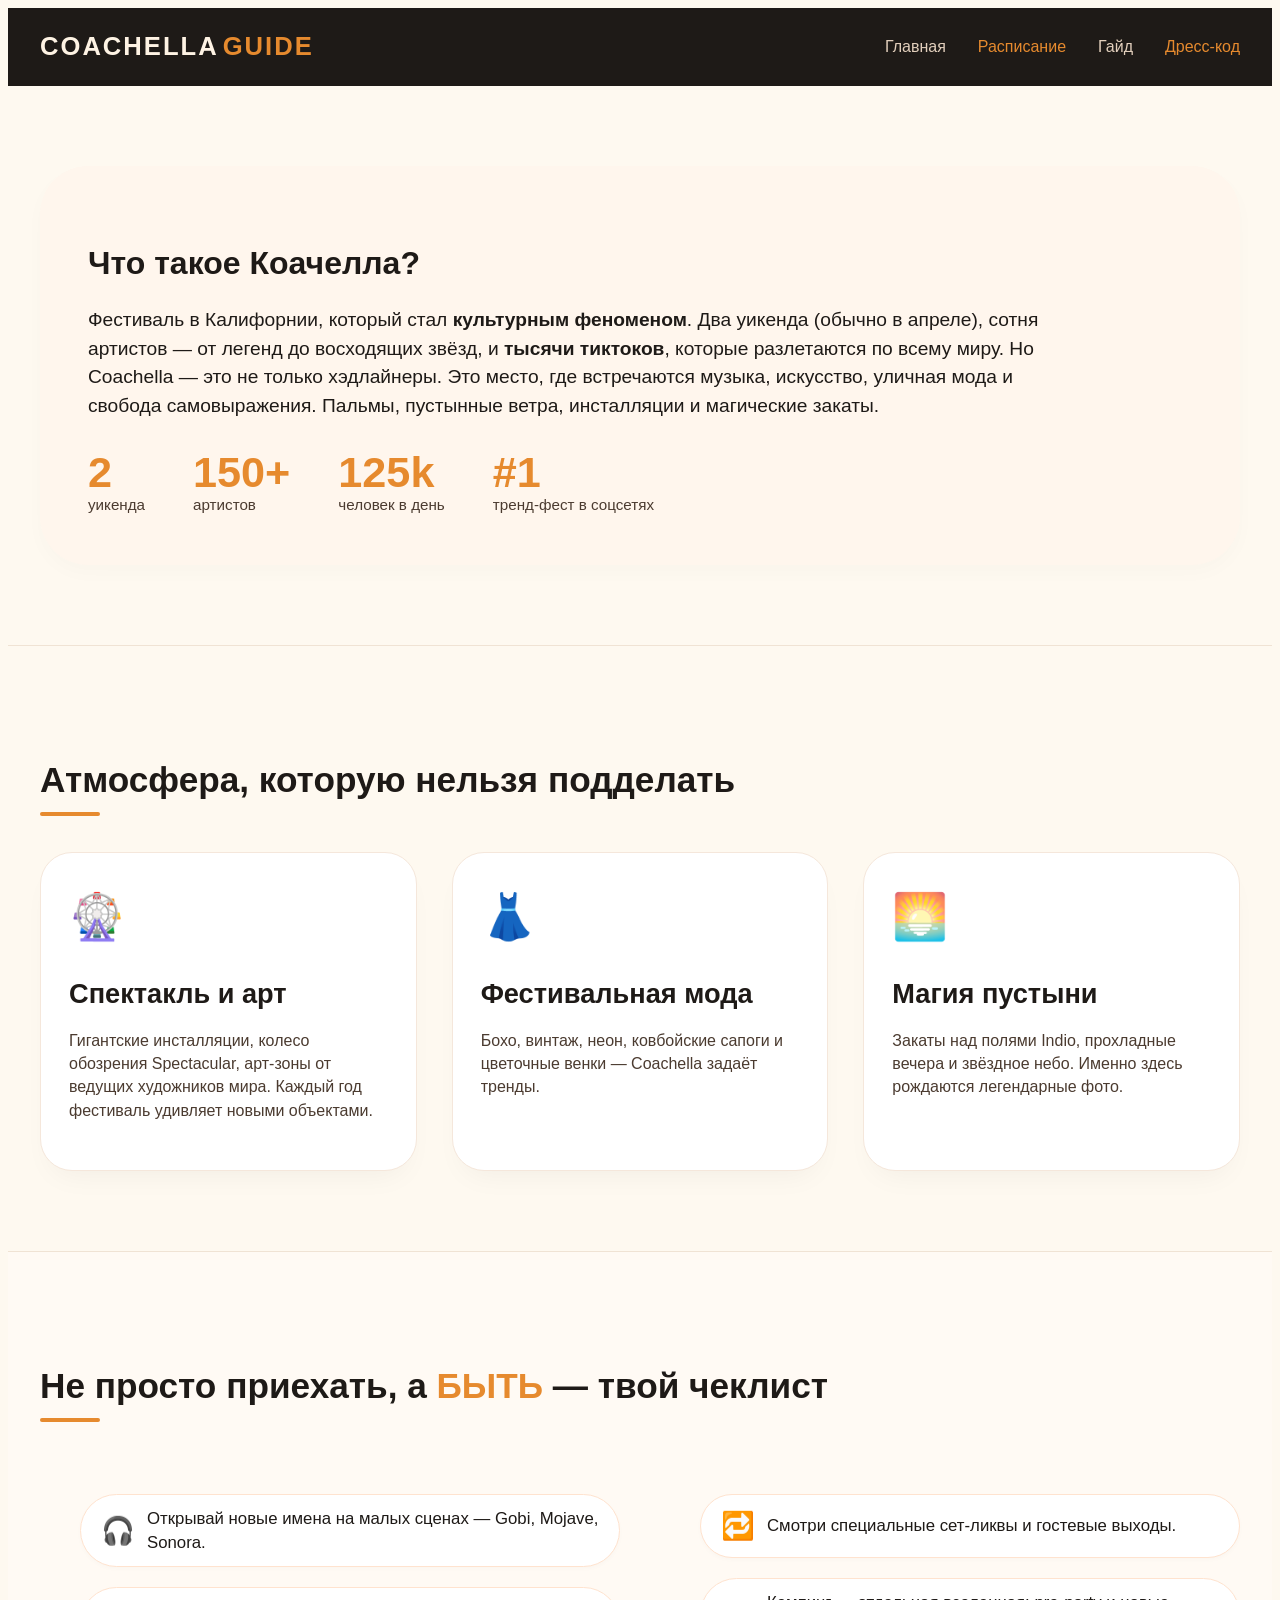
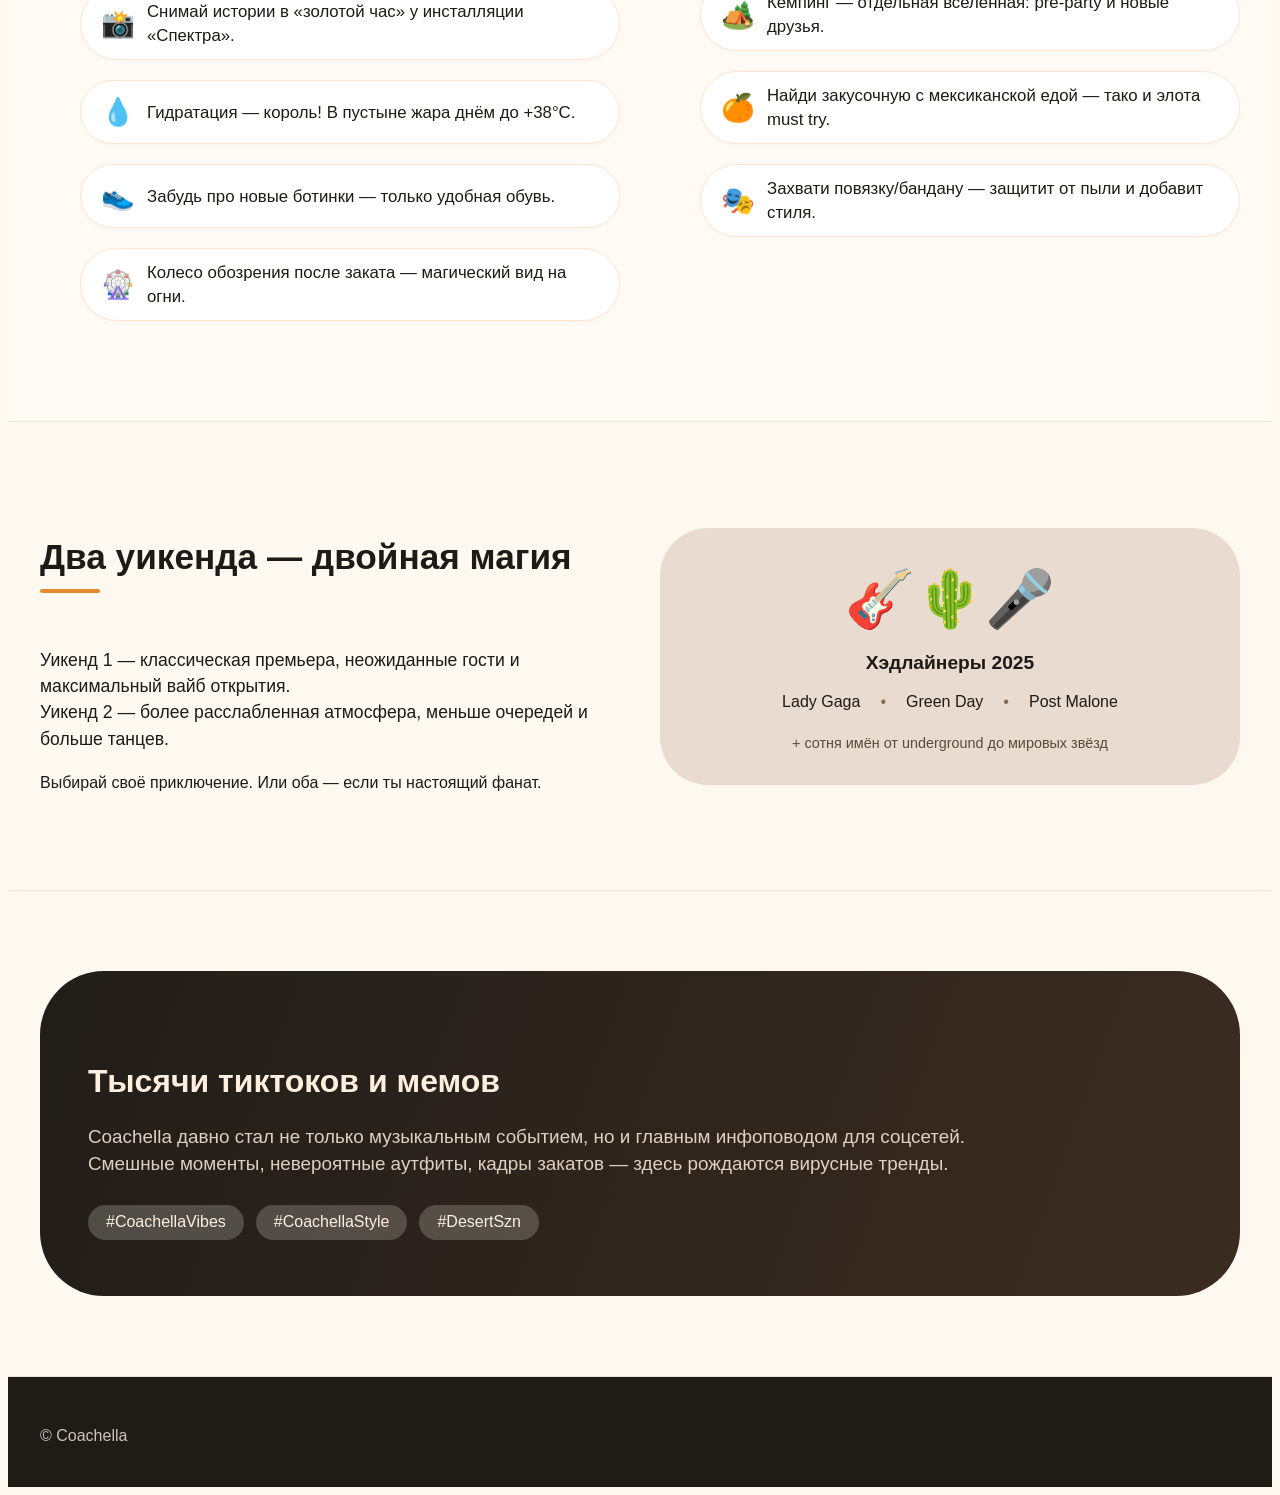
<file: index.html>
<!DOCTYPE html>
<html lang="ru">
<head>
    <meta charset="UTF-8">
    <meta name="viewport" content="width=device-width, initial-scale=1.0">
    <link rel="stylesheet" href="s.css">
    <title>Coachella</title>
</head>
<body>
    <header class="header">
        <div class="container header-container">
            <nav class="nav">
            <a href="index.html" class="logo">COACHELLA<span class="logo-accent">GUIDE</span></a>
            <div class="nav-links">
                <a href="index.html" class="nav-link">Главная</a>
                <a href="schedule.html" class="nav-link active">Расписание</a>
                <a href="guide.html" class="nav-link">Гайд</a>
                <a href="dresscode.html" class="nav-link active">Дресс-код</a>
            </div>
        </nav>
        </div>
    </header>
   <main>
     <section class="about-section">
        <div class="container">
            <div class="insight-block">
                <h2 class="about-title">Что такое Коачелла?</h2>
                <p class="about-description">
                    Фестиваль в Калифорнии, который стал <strong>культурным феноменом</strong>. 
                    Два уикенда (обычно в апреле), сотня артистов — от легенд до восходящих звёзд, 
                    и <strong>тысячи тиктоков</strong>, которые разлетаются по всему миру. 
                    Но Coachella — это не только хэдлайнеры. Это место, где встречаются музыка, искусство, 
                    уличная мода и свобода самовыражения. Пальмы, пустынные ветра, инсталляции и магические закаты.
                </p>
                <div class="stat-numbers">
                    <div class="stat-item">
                        <span class="stat-number">2</span>
                        <span class="stat-label">уикенда</span>
                    </div>
                    <div class="stat-item">
                        <span class="stat-number">150+</span>
                        <span class="stat-label">артистов</span>
                    </div>
                    <div class="stat-item">
                        <span class="stat-number">125k</span>
                        <span class="stat-label">человек в день</span>
                    </div>
                    <div class="stat-item">
                        <span class="stat-number">#1</span>
                        <span class="stat-label">тренд-фест в соцсетях</span>
                    </div>
                </div>
            </div>
        </div>
    </section>

    <section class="features-section">
        <div class="container">
            <h2 class="section-title">Атмосфера, которую нельзя подделать</h2>
            <div class="features-grid">
                <div class="feature-card">
                    <div class="feature-icon">🎡</div>
                    <h3>Спектакль и арт</h3>
                    <p>Гигантские инсталляции, колесо обозрения Spectacular, арт-зоны от ведущих художников мира. Каждый год фестиваль удивляет новыми объектами.</p>
                </div>
                <div class="feature-card">
                    <div class="feature-icon">👗</div>
                    <h3>Фестивальная мода</h3>
                    <p>Бохо, винтаж, неон, ковбойские сапоги и цветочные венки — Coachella задаёт тренды.</p>
                </div>
                <div class="feature-card">
                    <div class="feature-icon">🌅</div>
                    <h3>Магия пустыни</h3>
                    <p>Закаты над полями Indio, прохладные вечера и звёздное небо. Именно здесь рождаются легендарные фото.</p>
                </div>
            </div>
        </div>
    </section>

    <section class="checklist-section">
        <div class="container">
            <h2 class="section-title">Не просто приехать, а <span class="accent-text">БЫТЬ</span> — твой чеклист</h2>
            <div class="checklist-grid">
                <div class="checklist-column">
                    <ul class="must-list">
                        <li><span class="list-icon">🎧</span> Открывай новые имена на малых сценах — Gobi, Mojave, Sonora.</li>
                        <li><span class="list-icon">📸</span> Снимай истории в «золотой час» у инсталляции «Спектра».</li>
                        <li><span class="list-icon">💧</span> Гидратация — король! В пустыне жара днём до +38°C.</li>
                        <li><span class="list-icon">👟</span> Забудь про новые ботинки — только удобная обувь.</li>
                        <li><span class="list-icon">🎡</span> Колесо обозрения после заката — магический вид на огни.</li>
                    </ul>
                </div>
                <div class="checklist-column">
                    <ul class="must-list">
                        <li><span class="list-icon">🔁</span> Смотри специальные сет-ликвы и гостевые выходы.</li>
                        <li><span class="list-icon">🏕️</span> Кемпинг — отдельная вселенная: pre-party и новые друзья.</li>
                        <li><span class="list-icon">🍊</span> Найди закусочную с мексиканской едой — тако и элота must try.</li>
                        <li><span class="list-icon">🎭</span> Захвати повязку/бандану — защитит от пыли и добавит стиля.</li>
                    </ul>
                </div>
            </div>
        </div>
    </section>

    <section class="weekends-section">
        <div class="container">
            <div class="weekends-grid">
                <div class="weekends-content">
                    <h2 class="section-title">Два уикенда — двойная магия</h2>
                    <p class="weekends-description">
                        Уикенд 1 — классическая премьера, неожиданные гости и максимальный вайб открытия.<br>
                        Уикенд 2 — более расслабленная атмосфера, меньше очередей и больше танцев.
                    </p>
                    <p class="weekends-note">Выбирай своё приключение. Или оба — если ты настоящий фанат.</p>
                </div>
                <div class="headliner-card">
                    <div class="headliner-icon">🎸🌵🎤</div>
                    <div class="headliner-title">Хэдлайнеры 2025</div>
                    <div class="headliner-names">
                        <span>Lady Gaga</span>
                        <span class="separator">•</span>
                        <span>Green Day</span>
                        <span class="separator">•</span>
                        <span>Post Malone</span>
                    </div>
                    <div class="headliner-note">+ сотня имён от underground до мировых звёзд</div>
                </div>
            </div>
        </div>
    </section>

    <section class="social-section">
        <div class="container">
            <div class="vibe-block">
                <h3>Тысячи тиктоков и мемов</h3>
                <p>Coachella давно стал не только музыкальным событием, но и главным инфоповодом для соцсетей.  
                Смешные моменты, невероятные аутфиты, кадры закатов — здесь рождаются вирусные тренды.</p>
                <div class="hashtags">
                    <span class="hashtag">#CoachellaVibes</span>
                    <span class="hashtag">#CoachellaStyle</span>
                    <span class="hashtag">#DesertSzn</span>
                </div>
            </div>
        </div>
    </section>
    <footer class="footer">
    <div class="container">
        <div class="footer-content">
            <div>© Coachella</div>
        </div>
    </div>
</footer>
   </main>
</body>
</html>
</file>
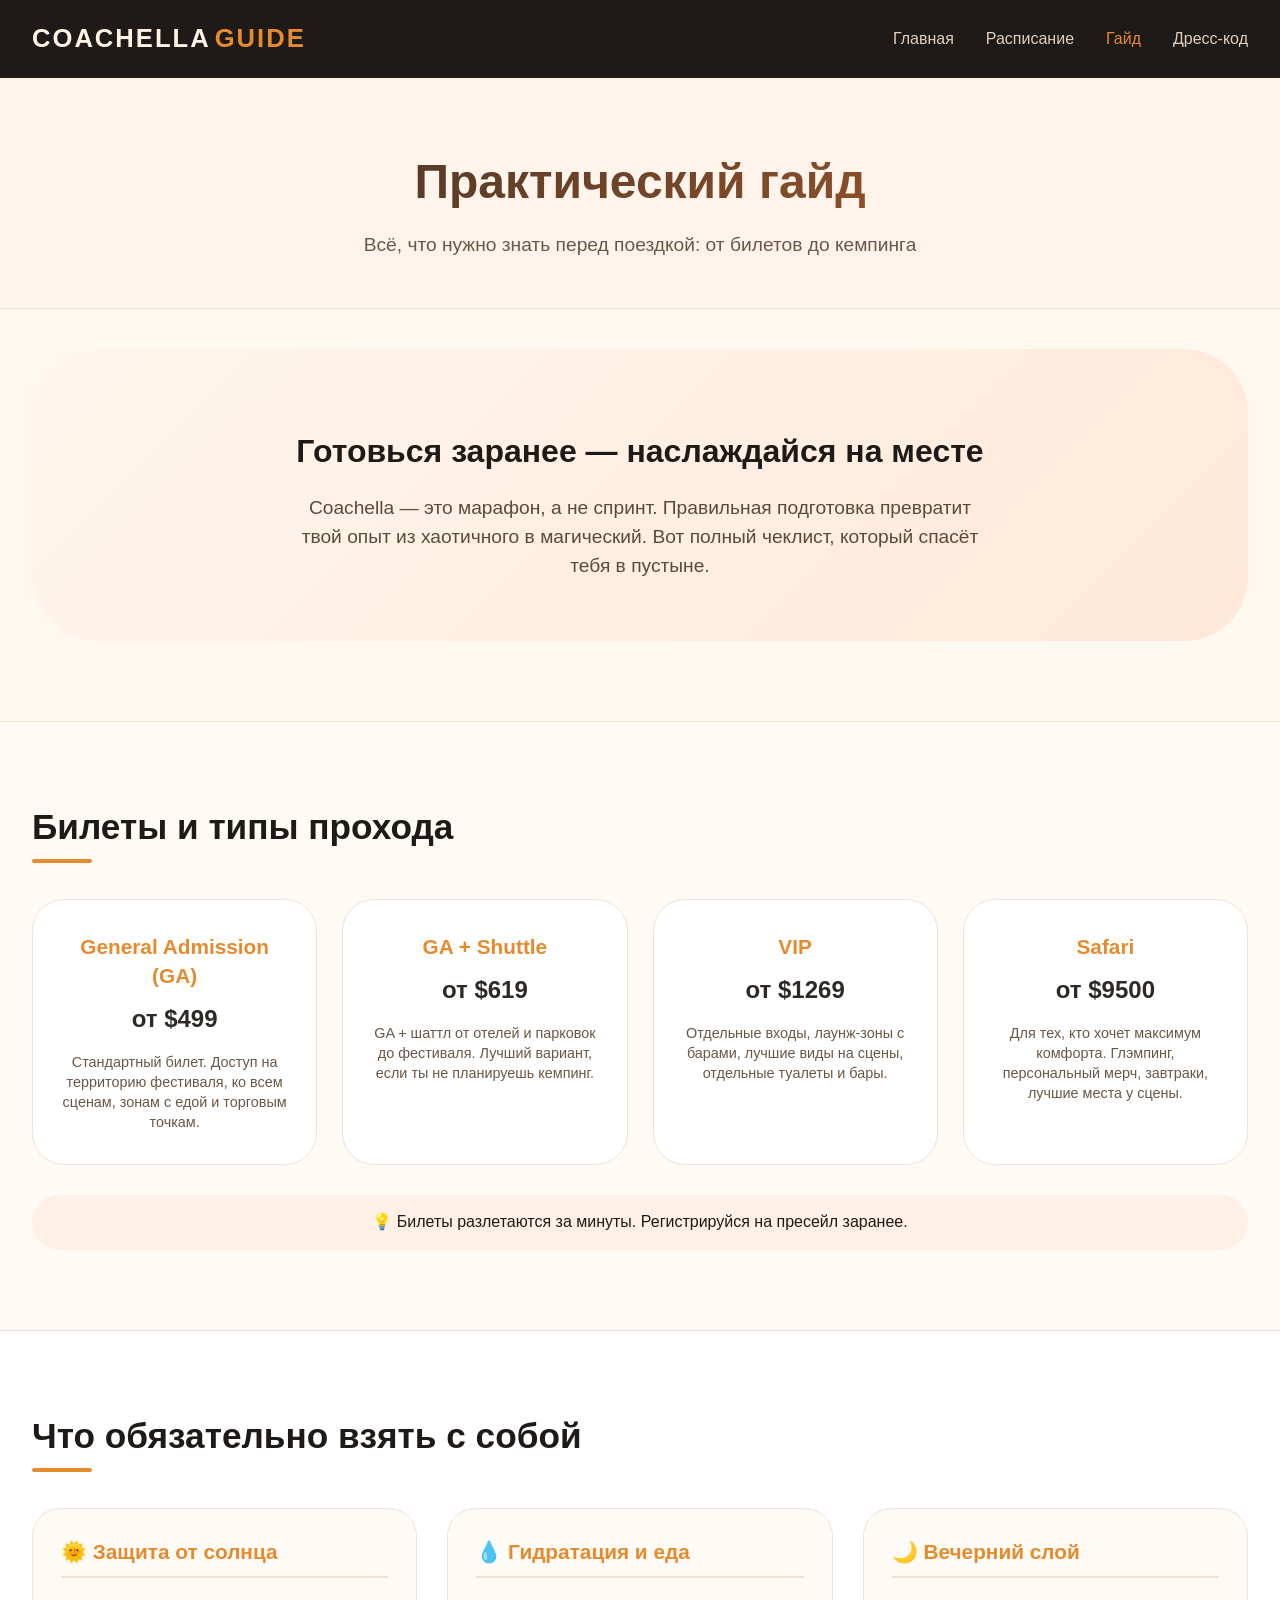
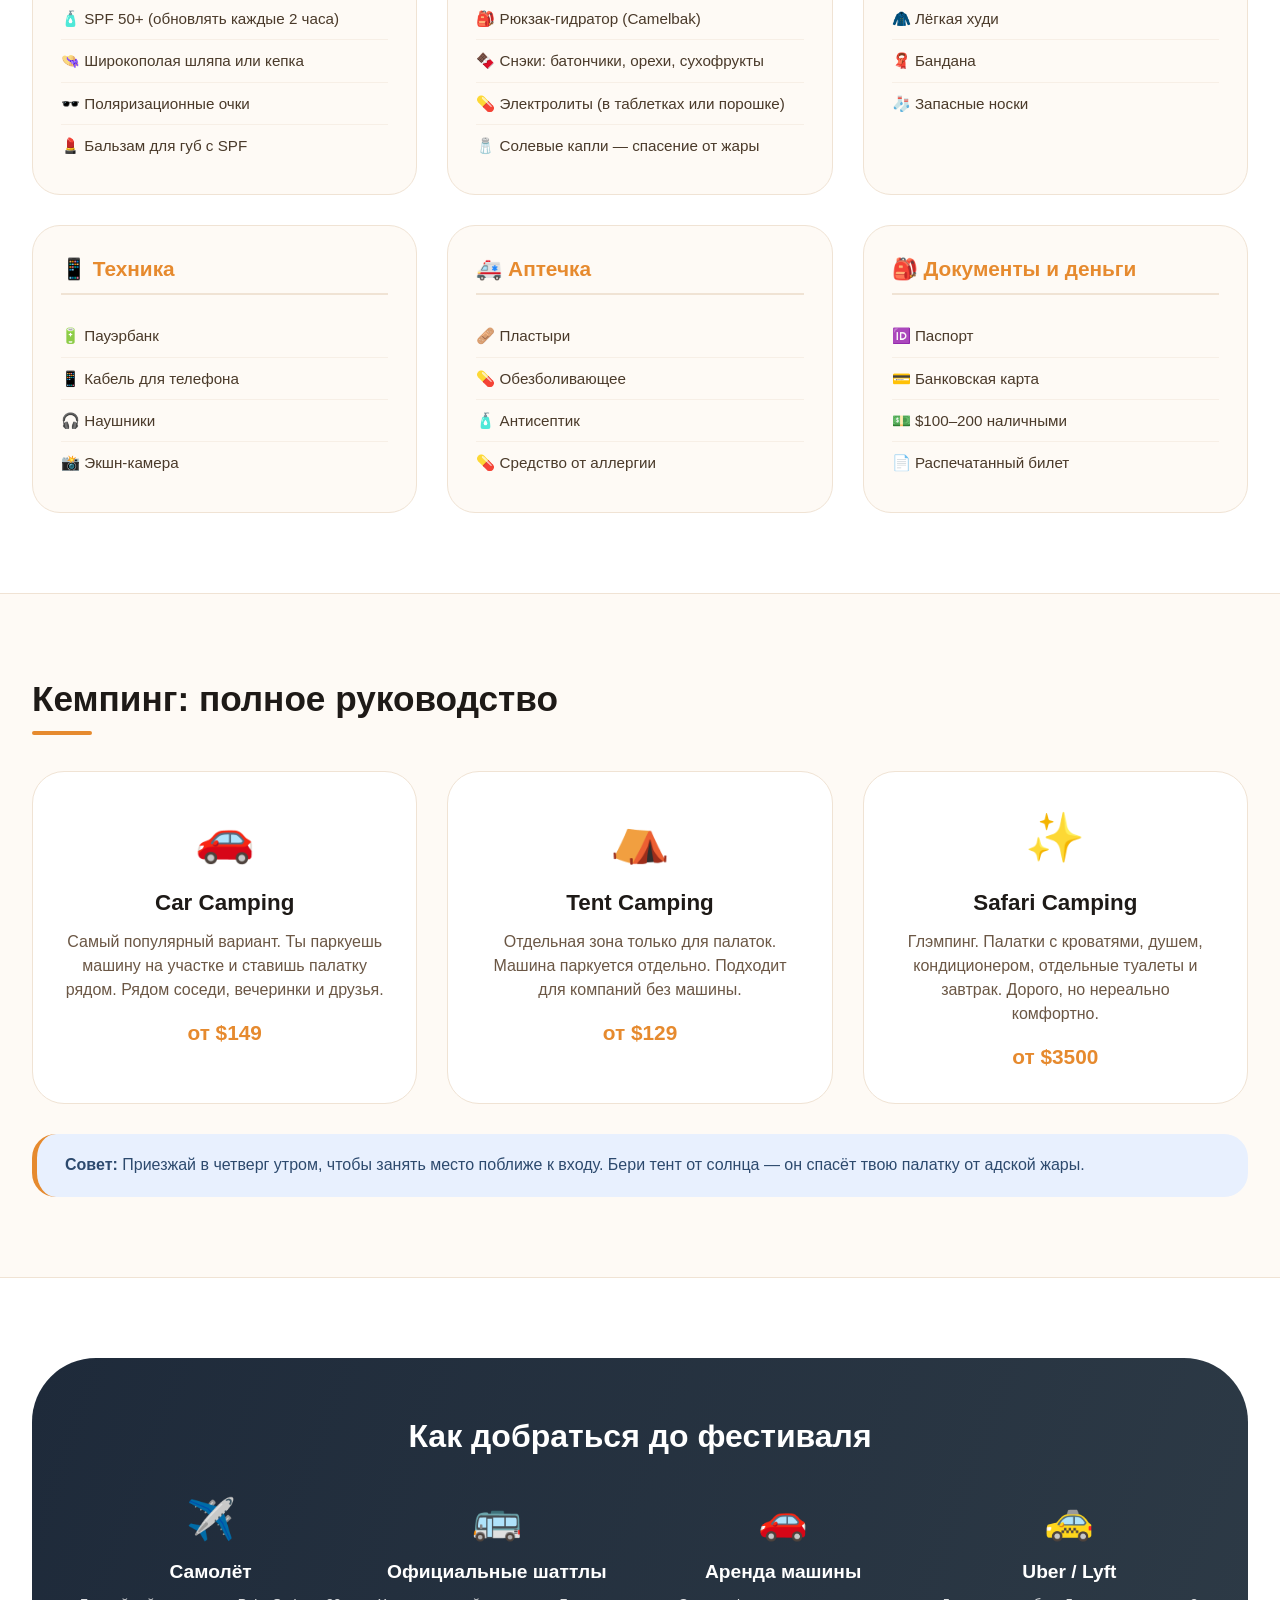
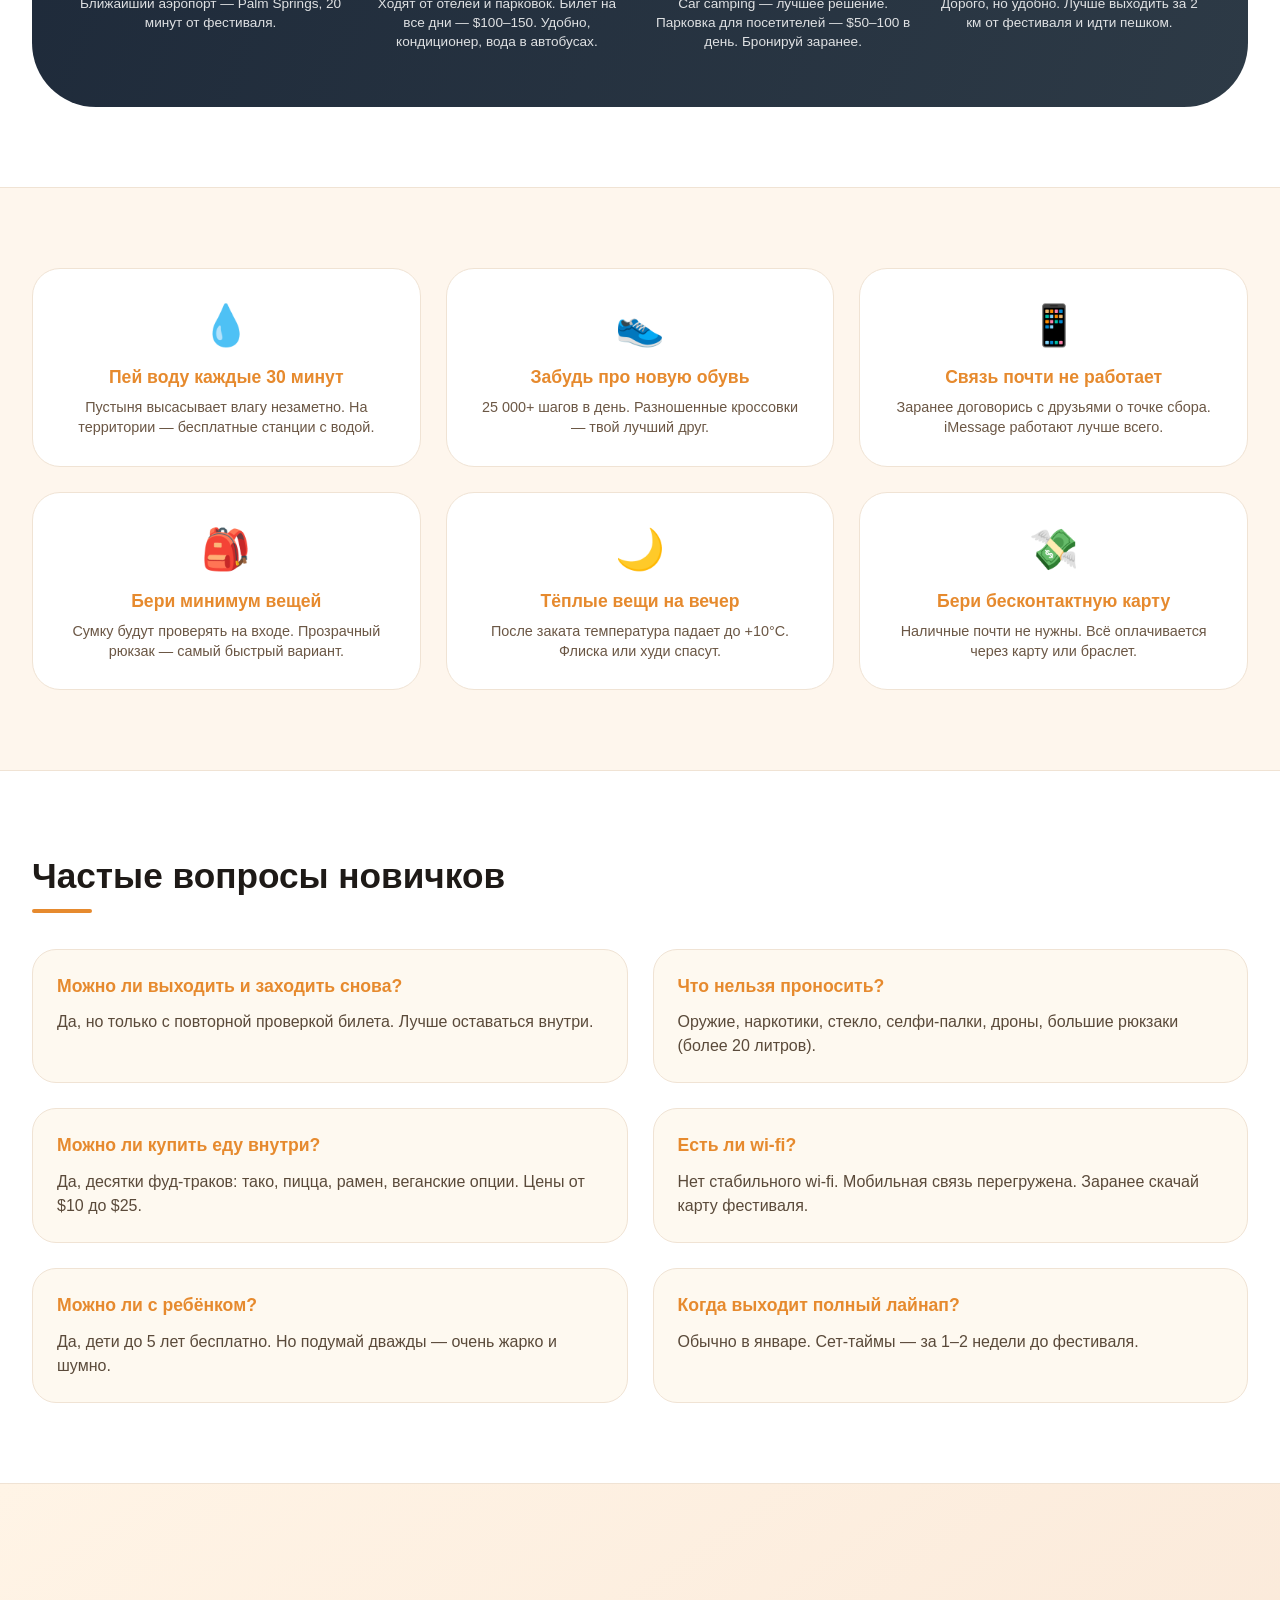
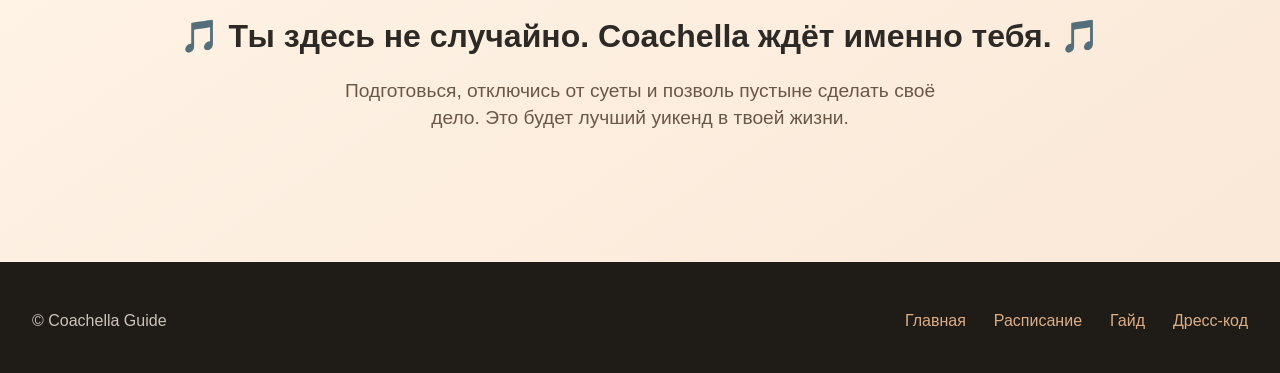
<file: guide.html>
<!DOCTYPE html>
<html lang="ru">
<head>
    <meta charset="UTF-8">
    <meta name="viewport" content="width=device-width, initial-scale=1.0">
    <title>Coachella Guide — Практический гайд</title>
    <link rel="stylesheet" href="guide.css">
</head>
<body>

<header class="header">
    <div class="container">
        <nav class="nav">
            <a href="index.html" class="logo">COACHELLA<span class="logo-accent">GUIDE</span></a>
            <div class="nav-links">
                <a href="index.html" class="nav-link">Главная</a>
                <a href="schedule.html" class="nav-link">Расписание</a>
                <a href="guide.html" class="nav-link active">Гайд</a>
                <a href="dresscode.html" class="nav-link">Дресс-код</a>
            </div>
        </nav>
    </div>
</header>

<main>
    <section class="page-hero">
        <div class="container">
            <h1 class="page-title">Практический гайд</h1>
            <p class="page-subtitle">Всё, что нужно знать перед поездкой: от билетов до кемпинга</p>
        </div>
    </section>

    <section class="guide-intro">
        <div class="container">
            <div class="guide-intro-block">
                <div class="guide-intro-icon"></div>
                <h2>Готовься заранее — наслаждайся на месте</h2>
                <p>Coachella — это марафон, а не спринт. Правильная подготовка превратит твой опыт из хаотичного в магический. Вот полный чеклист, который спасёт тебя в пустыне.</p>
            </div>
        </div>
    </section>

    <section class="tickets">
        <div class="container">
            <h2 class="section-title">Билеты и типы прохода</h2>
            <div class="tickets-grid">
                <div class="ticket-card">
                    <div class="ticket-type">General Admission (GA)</div>
                    <div class="ticket-price">от $499</div>
                    <p>Стандартный билет. Доступ на территорию фестиваля, ко всем сценам, зонам с едой и торговым точкам.</p>
                </div>
                <div class="ticket-card">
                    <div class="ticket-type">GA + Shuttle</div>
                    <div class="ticket-price">от $619</div>
                    <p>GA + шаттл от отелей и парковок до фестиваля. Лучший вариант, если ты не планируешь кемпинг.</p>
                </div>
                <div class="ticket-card">
                    <div class="ticket-type">VIP</div>
                    <div class="ticket-price">от $1269</div>
                    <p>Отдельные входы, лаунж-зоны с барами, лучшие виды на сцены, отдельные туалеты и бары.</p>
                </div>
                <div class="ticket-card">
                    <div class="ticket-type">Safari</div>
                    <div class="ticket-price">от $9500</div>
                    <p>Для тех, кто хочет максимум комфорта. Глэмпинг, персональный мерч, завтраки, лучшие места у сцены.</p>
                </div>
            </div>
            <div class="ticket-note">
                💡 Билеты разлетаются за минуты. Регистрируйся на пресейл заранее.
            </div>
        </div>
    </section>

    <section class="packing-guide">
        <div class="container">
            <h2 class="section-title">Что обязательно взять с собой</h2>
            <div class="packing-grid">
                <div class="packing-category">
                    <div class="packing-category-title">🌞 Защита от солнца</div>
                    <ul>
                        <li>🧴 SPF 50+ (обновлять каждые 2 часа)</li>
                        <li>👒 Широкополая шляпа или кепка</li>
                        <li>🕶️ Поляризационные очки</li>
                        <li>💄 Бальзам для губ с SPF</li>
                    </ul>
                </div>
                <div class="packing-category">
                    <div class="packing-category-title">💧 Гидратация и еда</div>
                    <ul>
                        <li>🎒 Рюкзак-гидратор (Camelbak)</li>
                        <li>🍫 Снэки: батончики, орехи, сухофрукты</li>
                        <li>💊 Электролиты (в таблетках или порошке)</li>
                        <li>🧂 Солевые капли — спасение от жары</li>
                    </ul>
                </div>
                <div class="packing-category">
                    <div class="packing-category-title">🌙 Вечерний слой</div>
                    <ul>
                        <li>🧥 Лёгкая худи</li>
                        <li>🧣 Бандана</li>
                        <li>🧦 Запасные носки</li>
                    </ul>
                </div>
                <div class="packing-category">
                    <div class="packing-category-title">📱 Техника</div>
                    <ul>
                        <li>🔋 Пауэрбанк</li>
                        <li>📱 Кабель для телефона</li>
                        <li>🎧 Наушники</li>
                        <li>📸 Экшн-камера</li>
                    </ul>
                </div>
                <div class="packing-category">
                    <div class="packing-category-title">🚑 Аптечка</div>
                    <ul>
                        <li>🩹 Пластыри</li>
                        <li>💊 Обезболивающее</li>
                        <li>🧴 Антисептик</li>
                        <li>💊 Средство от аллергии</li>
                    </ul>
                </div>
                <div class="packing-category">
                    <div class="packing-category-title">🎒 Документы и деньги</div>
                    <ul>
                        <li>🆔 Паспорт</li>
                        <li>💳 Банковская карта</li>
                        <li>💵 $100–200 наличными</li>
                        <li>📄 Распечатанный билет</li>
                    </ul>
                </div>
            </div>
        </div>
    </section>

    <section class="camping-guide">
        <div class="container">
            <h2 class="section-title">Кемпинг: полное руководство</h2>
            <div class="camping-grid">
                <div class="camping-card">
                    <div class="camping-icon">🚗</div>
                    <div class="camping-title">Car Camping</div>
                    <p>Самый популярный вариант. Ты паркуешь машину на участке и ставишь палатку рядом. Рядом соседи, вечеринки и друзья.</p>
                    <div class="camping-price">от $149</div>
                </div>
                <div class="camping-card">
                    <div class="camping-icon">⛺</div>
                    <div class="camping-title">Tent Camping</div>
                    <p>Отдельная зона только для палаток. Машина паркуется отдельно. Подходит для компаний без машины.</p>
                    <div class="camping-price">от $129</div>
                </div>
                <div class="camping-card">
                    <div class="camping-icon">✨</div>
                    <div class="camping-title">Safari Camping</div>
                    <p>Глэмпинг. Палатки с кроватями, душем, кондиционером, отдельные туалеты и завтрак. Дорого, но нереально комфортно.</p>
                    <div class="camping-price">от $3500</div>
                </div>
            </div>
            <div class="camping-tip">
                <strong>Совет:</strong> Приезжай в четверг утром, чтобы занять место поближе к входу. Бери тент от солнца — он спасёт твою палатку от адской жары.
            </div>
        </div>
    </section>

    <section class="transport">
        <div class="container">
            <div class="transport-block">
                <h2>Как добраться до фестиваля</h2>
                <div class="transport-grid">
                    <div class="transport-item">
                        <div class="transport-icon">✈️</div>
                        <h3>Самолёт</h3>
                        <p>Ближайший аэропорт — Palm Springs, 20 минут от фестиваля.</p>
                    </div>
                    <div class="transport-item">
                        <div class="transport-icon">🚌</div>
                        <h3>Официальные шаттлы</h3>
                        <p>Ходят от отелей и парковок. Билет на все дни — $100–150. Удобно, кондиционер, вода в автобусах.</p>
                    </div>
                    <div class="transport-item">
                        <div class="transport-icon">🚗</div>
                        <h3>Аренда машины</h3>
                        <p>Car camping — лучшее решение. Парковка для посетителей — $50–100 в день. Бронируй заранее.</p>
                    </div>
                    <div class="transport-item">
                        <div class="transport-icon">🚕</div>
                        <h3>Uber / Lyft</h3>
                        <p>Дорого, но удобно. Лучше выходить за 2 км от фестиваля и идти пешком.</p>
                    </div>
                </div>
            </div>
        </div>
    </section>

    <section class="survival-tips">
        <div class="container">
            <div class="tips-grid">
                <div class="tip-card">
                    <div class="tip-emoji">💧</div>
                    <div class="tip-title">Пей воду каждые 30 минут</div>
                    <p>Пустыня высасывает влагу незаметно. На территории — бесплатные станции с водой.</p>
                </div>
                <div class="tip-card">
                    <div class="tip-emoji">👟</div>
                    <div class="tip-title">Забудь про новую обувь</div>
                    <p>25 000+ шагов в день. Разношенные кроссовки — твой лучший друг.</p>
                </div>
                <div class="tip-card">
                    <div class="tip-emoji">📱</div>
                    <div class="tip-title">Связь почти не работает</div>
                    <p>Заранее договорись с друзьями о точке сбора. iMessage работают лучше всего.</p>
                </div>
                <div class="tip-card">
                    <div class="tip-emoji">🎒</div>
                    <div class="tip-title">Бери минимум вещей</div>
                    <p>Сумку будут проверять на входе. Прозрачный рюкзак — самый быстрый вариант.</p>
                </div>
                <div class="tip-card">
                    <div class="tip-emoji">🌙</div>
                    <div class="tip-title">Тёплые вещи на вечер</div>
                    <p>После заката температура падает до +10°C. Флиска или худи спасут.</p>
                </div>
                <div class="tip-card">
                    <div class="tip-emoji">💸</div>
                    <div class="tip-title">Бери бесконтактную карту</div>
                    <p>Наличные почти не нужны. Всё оплачивается через карту или браслет.</p>
                </div>
            </div>
        </div>
    </section>

    <section class="faq-guide">
        <div class="container">
            <h2 class="section-title">Частые вопросы новичков</h2>
            <div class="faq-grid">
                <div class="faq-item">
                    <div class="faq-q">Можно ли выходить и заходить снова?</div>
                    <div class="faq-a">Да, но только с повторной проверкой билета. Лучше оставаться внутри.</div>
                </div>
                <div class="faq-item">
                    <div class="faq-q">Что нельзя проносить?</div>
                    <div class="faq-a">Оружие, наркотики, стекло, селфи-палки, дроны, большие рюкзаки (более 20 литров).</div>
                </div>
                <div class="faq-item">
                    <div class="faq-q">Можно ли купить еду внутри?</div>
                    <div class="faq-a">Да, десятки фуд-траков: тако, пицца, рамен, веганские опции. Цены от $10 до $25.</div>
                </div>
                <div class="faq-item">
                    <div class="faq-q">Есть ли wi-fi?</div>
                    <div class="faq-a">Нет стабильного wi-fi. Мобильная связь перегружена. Заранее скачай карту фестиваля.</div>
                </div>
                <div class="faq-item">
                    <div class="faq-q">Можно ли с ребёнком?</div>
                    <div class="faq-a">Да, дети до 5 лет бесплатно. Но подумай дважды — очень жарко и шумно.</div>
                </div>
                <div class="faq-item">
                    <div class="faq-q">Когда выходит полный лайнап?</div>
                    <div class="faq-a">Обычно в январе. Сет-таймы — за 1–2 недели до фестиваля.</div>
                </div>
            </div>
        </div>
    </section>

    <section class="final-motivation">
        <div class="container">
            <div class="motivation-block">
                <div class="motivation-quote">🎵 Ты здесь не случайно. Coachella ждёт именно тебя. 🎵</div>
                <div class="motivation-text">Подготовься, отключись от суеты и позволь пустыне сделать своё дело. Это будет лучший уикенд в твоей жизни.</div>
            </div>
        </div>
    </section>
</main>

<footer class="footer">
    <div class="container">
        <div class="footer-content">
            <div>© Coachella Guide</div>
            <div class="footer-links">
                <a href="index.html">Главная</a>
                <a href="schedule.html">Расписание</a>
                <a href="guide.html">Гайд</a>
                <a href="dresscode.html">Дресс-код</a>
            </div>
        </div>
    </div>
</footer>

</body>
</html>
</file>
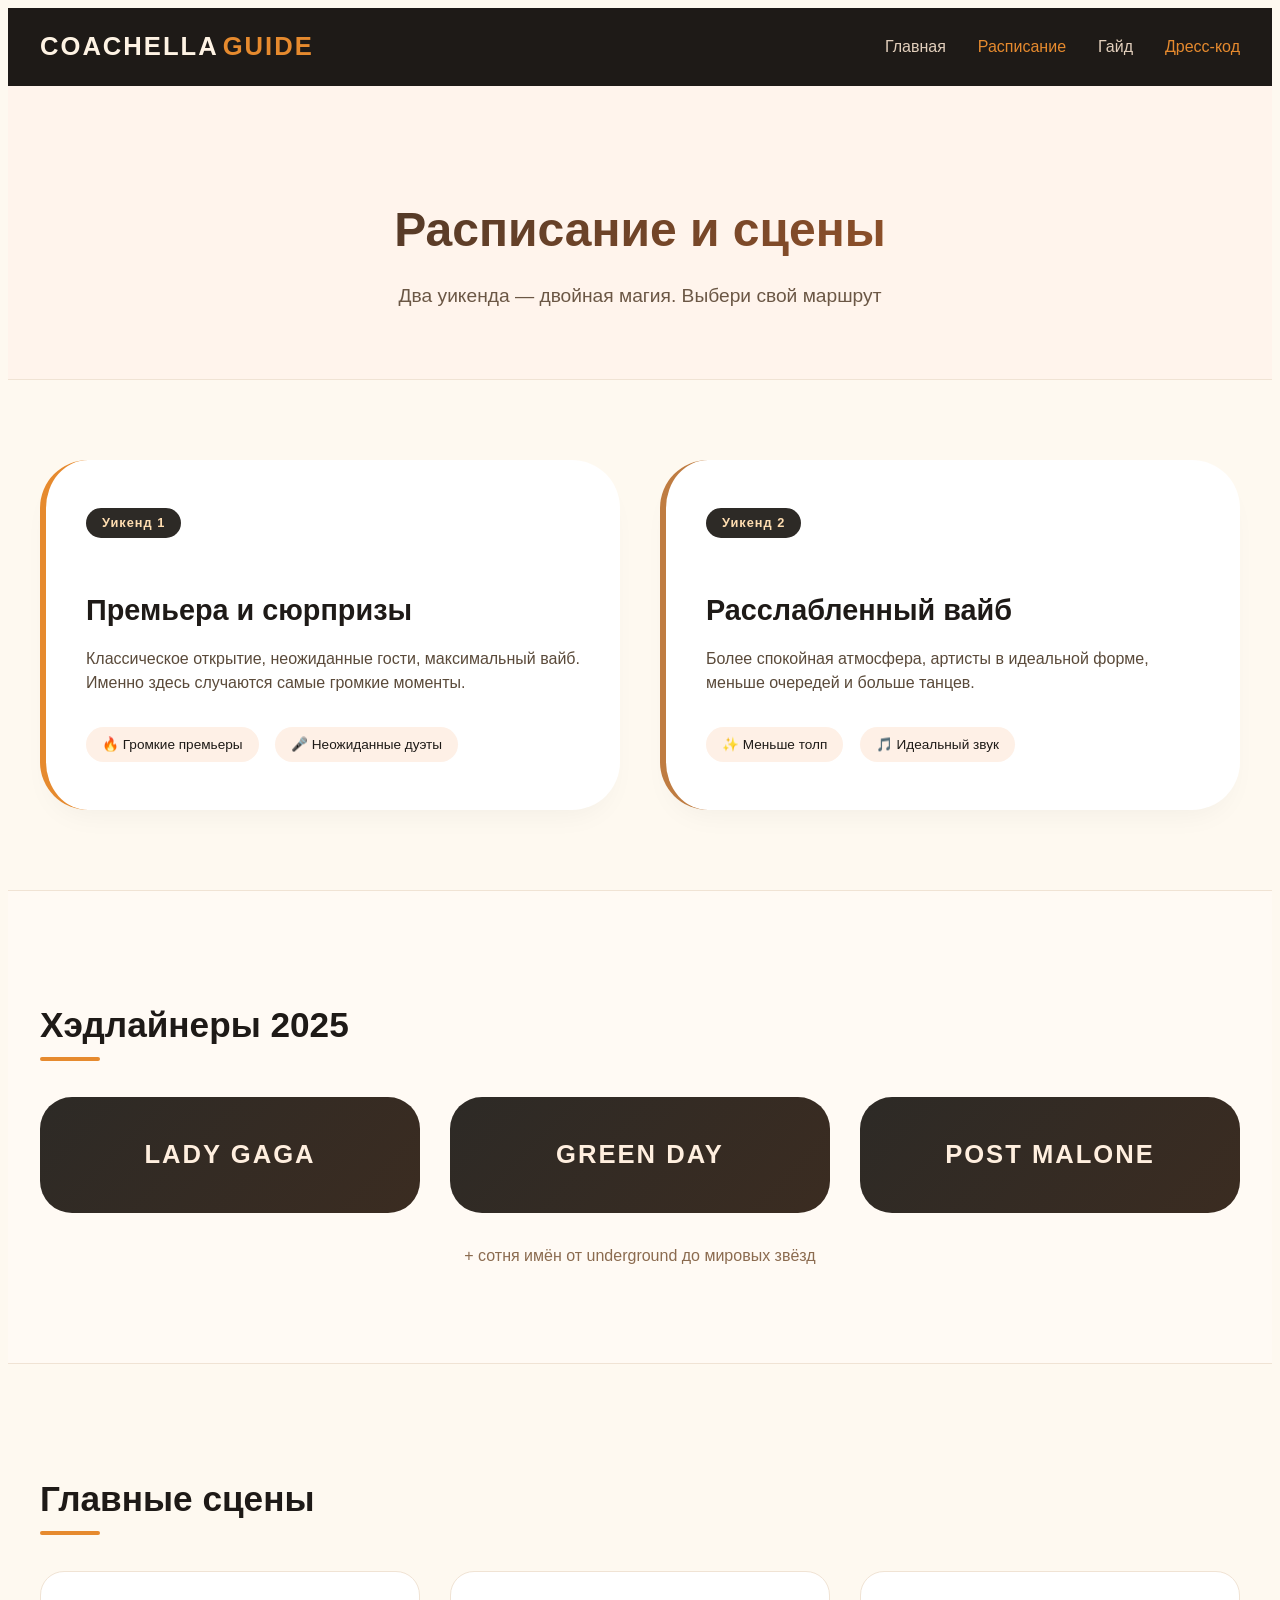
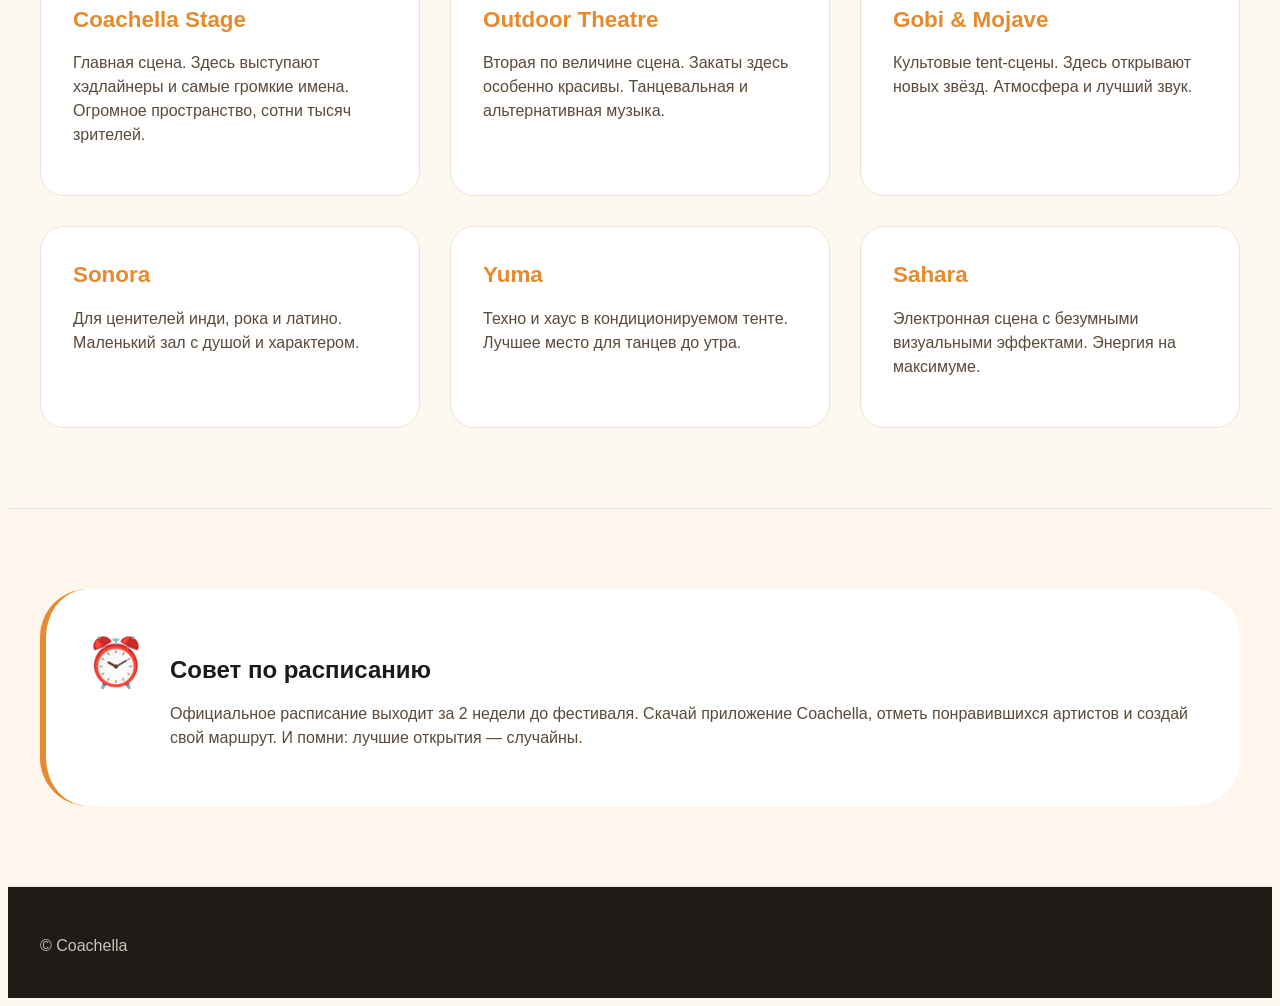
<file: schedule.html>
<!DOCTYPE html>
<html lang="ru">
<head>
    <meta charset="UTF-8">
    <meta name="viewport" content="width=device-width, initial-scale=1.0">
    <title>Coachella — Расписание</title>
    <link rel="stylesheet" href="schedule.css">
</head>
<body>

<header class="header">
    <div class="container">
        <nav class="nav">
            <a href="index.html" class="logo">COACHELLA<span class="logo-accent">GUIDE</span></a>
            <div class="nav-links">
                <a href="index.html" class="nav-link">Главная</a>
                <a href="schedule.html" class="nav-link active">Расписание</a>
                <a href="guide.html" class="nav-link">Гайд</a>
                <a href="dresscode.html" class="nav-link active">Дресс-код</a>
            </div>
        </nav>
    </div>
</header>

<main>
    <section class="page-hero">
        <div class="container">
            <h1 class="page-title">Расписание и сцены</h1>
            <p class="page-subtitle">Два уикенда — двойная магия. Выбери свой маршрут</p>
        </div>
    </section>

    <section class="weekends">
        <div class="container">
            <div class="weekends-grid">
                <div class="weekend-card weekend-1">
                    <div class="weekend-number">Уикенд 1</div>
                    <h3>Премьера и сюрпризы</h3>
                    <p>Классическое открытие, неожиданные гости, максимальный вайб. Именно здесь случаются самые громкие моменты.</p>
                    <div class="weekend-feature">🔥 Громкие премьеры</div>
                    <div class="weekend-feature">🎤 Неожиданные дуэты</div>
                </div>
                <div class="weekend-card weekend-2">
                    <div class="weekend-number">Уикенд 2</div>
                    <h3>Расслабленный вайб</h3>
                    <p>Более спокойная атмосфера, артисты в идеальной форме, меньше очередей и больше танцев.</p>
                    <div class="weekend-feature">✨ Меньше толп</div>
                    <div class="weekend-feature">🎵 Идеальный звук</div>
                </div>
            </div>
        </div>
    </section>

    <section class="headliners">
        <div class="container">
            <h2 class="section-title">Хэдлайнеры 2025</h2>
            <div class="headliners-grid">
                <div class="headliner-card">LADY GAGA</div>
                <div class="headliner-card">GREEN DAY</div>
                <div class="headliner-card">POST MALONE</div>
            </div>
            <p class="headliners-note">+ сотня имён от underground до мировых звёзд</p>
        </div>
    </section>

    <section class="stages">
        <div class="container">
            <h2 class="section-title">Главные сцены</h2>
            <div class="stages-grid">
                <div class="stage-card">
                    <div class="stage-name">Coachella Stage</div>
                    <p>Главная сцена. Здесь выступают хэдлайнеры и самые громкие имена. Огромное пространство, сотни тысяч зрителей.</p>
                </div>
                <div class="stage-card">
                    <div class="stage-name">Outdoor Theatre</div>
                    <p>Вторая по величине сцена. Закаты здесь особенно красивы. Танцевальная и альтернативная музыка.</p>
                </div>
                <div class="stage-card">
                    <div class="stage-name">Gobi & Mojave</div>
                    <p>Культовые tent-сцены. Здесь открывают новых звёзд. Атмосфера и лучший звук.</p>
                </div>
                <div class="stage-card">
                    <div class="stage-name">Sonora</div>
                    <p>Для ценителей инди, рока и латино. Маленький зал с душой и характером.</p>
                </div>
                <div class="stage-card">
                    <div class="stage-name">Yuma</div>
                    <p>Техно и хаус в кондиционируемом тентe. Лучшее место для танцев до утра.</p>
                </div>
                <div class="stage-card">
                    <div class="stage-name">Sahara</div>
                    <p>Электронная сцена с безумными визуальными эффектами. Энергия на максимуме.</p>
                </div>
            </div>
        </div>
    </section>

    <section class="schedule-tip">
        <div class="container">
            <div class="tip-block">
                <div class="tip-icon">⏰</div>
                <div class="tip-content">
                    <h3>Совет по расписанию</h3>
                    <p>Официальное расписание выходит за 2 недели до фестиваля. Скачай приложение Coachella, отметь понравившихся артистов и создай свой маршрут. И помни: лучшие открытия — случайны.</p>
                </div>
            </div>
        </div>
    </section>
</main>

<footer class="footer">
    <div class="container">
        <div class="footer-content">
            <div>© Coachella</div>
        </div>
    </div>
</footer>

</body>
</html>
</file>
<file: s.css>
html {
    scroll-behavior: smooth;
}
body {
    background-color: #fef9f0;
    font-family: 'Inter', sans-serif;
    color: #1e1a17;
    line-height: 1.4;
}

.container {
    max-width: 1280px;
    margin: 0 auto;
    padding: 0 32px;
}

.header {
    background: #1e1a17;
    padding: 20px 0;
}

.header-container {
    display: flex;
    justify-content: space-between;
    align-items: center;
    flex-wrap: wrap;
    gap: 20px;
}

.nav {
    display: flex;
    justify-content: space-between;
    align-items: center;
    flex: 1;
    gap: 40px;
}

.logo {
    font-size: 1.6rem;
    font-weight: 800;
    letter-spacing: 2px;
    text-decoration: none;
    color: #fef3e4;
}

.logo-accent {
    color: #e68a2e;
    margin-left: 4px;
}

.nav-links {
    display: flex;
    gap: 32px;
}

.nav-link {
    text-decoration: none;
    color: #e2cfbc;
    font-weight: 500;
    transition: color 0.2s;
    padding: 8px 0;
}

.nav-link:hover,
.nav-link.active {
    color: #e68a2e;
}

section {
    padding: 80px 0;
    border-bottom: 1px solid #f0e3d4;
}

.section-title {
    font-size: 2.2rem;
    font-weight: 700;
    margin-bottom: 48px;
    position: relative;
    display: inline-block;
}

.section-title:after {
    content: '';
    position: absolute;
    bottom: -12px;
    left: 0;
    width: 60px;
    height: 4px;
    background: #e68a2e;
    border-radius: 4px;
}

.about-section .insight-block {
    background: #fff6ed;
    border-radius: 48px;
    padding: 48px;
    box-shadow: 0 8px 20px rgba(0, 0, 0, 0.02);
}

.about-title {
    font-size: 2rem;
    font-weight: 800;
    margin-bottom: 20px;
}

.about-description {
    font-size: 1.2rem;
    line-height: 1.5;
    margin-bottom: 24px;
    max-width: 90%;
}

.stat-numbers {
    display: flex;
    flex-wrap: wrap;
    gap: 48px;
    margin-top: 30px;
}

.stat-item {
    text-align: left;
}

.stat-number {
    font-size: 2.7rem;
    font-weight: 800;
    color: #e68a2e;
    line-height: 1;
    display: block;
}

.stat-label {
    font-size: 0.95rem;
    color: #4b3b30;
}

.features-grid {
    display: grid;
    grid-template-columns: repeat(3, 1fr);
    gap: 35px;
}

.feature-card {
    background: white;
    border-radius: 32px;
    padding: 32px 28px;
    box-shadow: 0 15px 30px -12px rgba(0, 0, 0, 0.05);
    transition: transform 0.2s ease, box-shadow 0.2s;
    border: 1px solid #f5e7db;
}

.feature-card:hover {
    transform: translateY(-6px);
    box-shadow: 0 25px 35px -14px rgba(0, 0, 0, 0.08);
}

.feature-icon {
    font-size: 2.8rem;
    margin-bottom: 20px;
}

.feature-card h3 {
    font-size: 1.7rem;
    font-weight: 700;
    margin-bottom: 12px;
}

.feature-card p {
    color: #4b3b30;
    font-size: 1rem;
    line-height: 1.45;
    font-weight: 400;
}

.checklist-section {
    background: #fffaf4;
}

.checklist-grid {
    display: grid;
    grid-template-columns: repeat(2, 1fr);
    gap: 40px;
    margin-top: 20px;
}

.must-list {
    list-style: none;
}

.must-list li {
    margin-bottom: 20px;
    font-size: 1.05rem;
    display: flex;
    align-items: center;
    gap: 12px;
    background: white;
    padding: 12px 20px;
    border-radius: 60px;
    box-shadow: 0 2px 5px rgba(0, 0, 0, 0.02);
    border: 1px solid #ffe3cf;
}

.list-icon {
    font-size: 1.7rem;
}

.accent-text {
    color: #e68a2e;
    font-weight: 600;
}

.weekends-grid {
    display: grid;
    grid-template-columns: repeat(2, 1fr);
    gap: 40px;
    align-items: center;
}

.weekends-description {
    font-size: 1.1rem;
    line-height: 1.5;
    margin-bottom: 20px;
}

.weekends-note {
    font-weight: 500;
}

.headliner-card {
    background: #e9dbcf;
    border-radius: 48px;
    padding: 32px;
    text-align: center;
}

.headliner-icon {
    font-size: 3.5rem;
}

.headliner-title {
    margin-top: 12px;
    font-weight: 700;
    font-size: 1.2rem;
}

.headliner-names {
    display: flex;
    justify-content: center;
    gap: 20px;
    flex-wrap: wrap;
    margin-top: 14px;
    font-weight: 500;
}

.separator {
    color: #8b6b4f;
}

.headliner-note {
    margin-top: 20px;
    font-size: 0.9rem;
    color: #5a4a3a;
}

.social-section .vibe-block {
    background: linear-gradient(110deg, #211d19 0%, #3b2c21 100%);
    border-radius: 64px;
    padding: 56px 48px;
    color: #ffefdf;
}

.vibe-block h3 {
    font-size: 2rem;
    font-weight: 700;
    margin-bottom: 20px;
}

.vibe-block p {
    font-size: 1.18rem;
    opacity: 0.85;
    max-width: 80%;
}

.hashtags {
    display: flex;
    gap: 12px;
    margin-top: 28px;
    flex-wrap: wrap;
}

.hashtag {
    background: rgba(255, 255, 245, 0.2);
    padding: 6px 18px;
    border-radius: 60px;
}

@media (max-width: 900px) {
    .features-grid,
    .weekends-grid,
    .checklist-grid {
        grid-template-columns: 1fr;
        gap: 28px;
    }

    .hero-tagline {
        font-size: 1.3rem;
        margin-top: 20px;
    }

    .container {
        padding: 0 24px;
    }

    .section-title {
        font-size: 1.8rem;
    }

    .about-description {
        max-width: 100%;
        font-size: 1rem;
    }

    .vibe-block p {
        max-width: 100%;
    }

    .header-container {
        flex-direction: column;
        align-items: flex-start;
    }

    .nav {
        flex-direction: column;
        align-items: flex-start;
        gap: 20px;
        width: 100%;
    }

    .nav-links {
        flex-wrap: wrap;
    }
}

@media (max-width: 600px) {
    section {
        padding: 50px 0;
    }

    .hero-tagline {
        font-size: 1.1rem;
    }

    .about-title {
        font-size: 1.6rem;
    }

    .about-section .insight-block {
        padding: 28px;
    }

    .stat-numbers {
        gap: 24px;
    }

    .stat-number {
        font-size: 2rem;
    }

    .stat-label {
        font-size: 0.8rem;
    }

    .feature-card {
        padding: 24px;
    }

    .feature-card h3 {
        font-size: 1.4rem;
    }

    .section-title {
        font-size: 1.5rem;
        margin-bottom: 32px;
    }

    .must-list li {
        font-size: 0.95rem;
        padding: 10px 16px;
    }

    .headliner-card {
        padding: 24px;
    }

    .headliner-icon {
        font-size: 2.5rem;
    }

    .headliner-names {
        gap: 12px;
        font-size: 0.9rem;
    }

    .vibe-block {
        padding: 36px 28px;
    }

    .vibe-block h3 {
        font-size: 1.5rem;
    }

    .vibe-block p {
        font-size: 1rem;
    }

    .hashtag {
        font-size: 0.85rem;
        padding: 4px 14px;
    }
}

.footer {
    background: #1f1b17;
    color: #ccc3ba;
    padding: 48px 0 40px;
}

.footer-content {
    display: flex;
    justify-content: space-between;
    align-items: center;
    flex-wrap: wrap;
    gap: 20px;
}

.footer-links {
    display: flex;
    gap: 28px;
}

.footer-links a {
    color: #dcae86;
    text-decoration: none;
    transition: color 0.2s;
}

.footer-links a:hover {
    color: #fff0e0;
}

@media (max-width: 900px) {
    .vibes-grid,
    .capsule-grid,
    .musthave-grid,
    .dos-grid {
        grid-template-columns: 1fr;
        gap: 25px;
    }

    .tip-weather {
        flex-direction: column;
        text-align: center;
    }

    .intro-block {
        padding: 40px 24px;
    }

    .quote-block p {
        font-size: 1.4rem;
    }

    .page-title {
        font-size: 2.2rem;
    }

    .section-title {
        font-size: 1.8rem;
    }

    .container {
        padding: 0 24px;
    }
}

@media (max-width: 600px) {
    .nav {
        flex-direction: column;
        text-align: center;
    }

    .nav-links {
        gap: 20px;
        flex-wrap: wrap;
        justify-content: center;
    }

    .page-hero {
        padding: 50px 0 30px;
    }

    section {
        padding: 50px 0;
    }

    .section-title {
        font-size: 1.6rem;
        margin-bottom: 32px;
    }

    .dos-card {
        padding: 28px;
    }

    .dos-title {
        font-size: 1.5rem;
    }

    .capsule-card {
        padding: 24px;
    }

    .intro-block h2 {
        font-size: 1.6rem;
    }

    .intro-block p {
        font-size: 1rem;
    }

    .vibe-style h3 {
        font-size: 1.3rem;
    }

    .weather-content h3 {
        font-size: 1.2rem;
    }

    .footer-content {
        flex-direction: column;
        text-align: center;
    }

    .footer-links {
        justify-content: center;
    }

    .quote-block p {
        font-size: 1.2rem;
    }
}
</file>
<file: guide.css>
* {
    margin: 0;
    padding: 0;
    box-sizing: border-box;
}

body {
    background-color: #fef9f0;
    font-family: 'Inter', sans-serif;
    color: #1e1a17;
    line-height: 1.4;
}

.container {
    max-width: 1280px;
    margin: 0 auto;
    padding: 0 32px;
}

.header {
    background: #1e1a17;
    position: sticky;
    top: 0;
    z-index: 100;
    padding: 20px 0;
}

.nav {
    display: flex;
    justify-content: space-between;
    align-items: center;
    flex-wrap: wrap;
    gap: 20px;
}

.logo {
    font-size: 1.6rem;
    font-weight: 800;
    letter-spacing: 2px;
    text-decoration: none;
    color: #fef3e4;
}

.logo-accent {
    color: #e68a2e;
    margin-left: 4px;
}

.nav-links {
    display: flex;
    gap: 32px;
}

.nav-link {
    text-decoration: none;
    color: #e2cfbc;
    font-weight: 500;
    transition: color 0.2s;
    padding: 8px 0;
}

.nav-link:hover,
.nav-link.active {
    color: #e68a2e;
}

.page-hero {
    padding: 70px 0 50px;
    background: #fff4ec;
    text-align: center;
}

.page-title {
    font-size: 3rem;
    font-weight: 800;
    background: linear-gradient(135deg, #2d2a26, #b45f2b);
    background-clip: text;
    -webkit-background-clip: text;
    color: transparent;
    margin-bottom: 16px;
}

.page-subtitle {
    font-size: 1.2rem;
    color: #6b5745;
}

.section-title {
    font-size: 2.2rem;
    font-weight: 700;
    margin-bottom: 48px;
    position: relative;
    display: inline-block;
}

.section-title:after {
    content: '';
    position: absolute;
    bottom: -12px;
    left: 0;
    width: 60px;
    height: 4px;
    background: #e68a2e;
    border-radius: 4px;
}

section {
    padding: 80px 0;
    border-bottom: 1px solid #f0e3d4;
}

.guide-intro {
    padding-top: 40px;
}

.guide-intro-block {
    text-align: center;
    background: linear-gradient(135deg, #fff6ed 0%, #ffe8d8 100%);
    border-radius: 64px;
    padding: 60px 40px;
}

.guide-intro-icon {
    font-size: 4rem;
    margin-bottom: 20px;
}

.guide-intro-block h2 {
    font-size: 2rem;
    font-weight: 700;
    margin-bottom: 20px;
}

.guide-intro-block p {
    font-size: 1.2rem;
    color: #5a4a3a;
    max-width: 700px;
    margin: 0 auto;
    line-height: 1.5;
}

.tickets {
    background: #fffaf4;
}

.tickets-grid {
    display: grid;
    grid-template-columns: repeat(4, 1fr);
    gap: 25px;
    margin-bottom: 30px;
}

.ticket-card {
    background: white;
    border-radius: 32px;
    padding: 32px 24px;
    text-align: center;
    transition: transform 0.2s;
    border: 1px solid #f0e3d4;
}

.ticket-card:hover {
    transform: translateY(-6px);
    box-shadow: 0 20px 30px -12px rgba(0,0,0,0.08);
}

.ticket-type {
    font-size: 1.3rem;
    font-weight: 800;
    color: #e68a2e;
    margin-bottom: 12px;
}

.ticket-price {
    font-size: 1.5rem;
    font-weight: 700;
    margin-bottom: 16px;
    color: #2d2a26;
}

.ticket-card p {
    color: #6b5745;
    font-size: 0.9rem;
    line-height: 1.4;
}

.ticket-note {
    background: #fff0e6;
    border-radius: 60px;
    padding: 16px 24px;
    text-align: center;
    font-weight: 500;
}

.packing-guide {
    background: #fff;
}

.packing-grid {
    display: grid;
    grid-template-columns: repeat(3, 1fr);
    gap: 30px;
}

.packing-category {
    background: #fefaf5;
    border-radius: 28px;
    padding: 28px;
    border: 1px solid #f0e3d4;
    transition: transform 0.2s;
}

.packing-category:hover {
    transform: translateY(-4px);
    box-shadow: 0 10px 25px -10px rgba(0,0,0,0.05);
}

.packing-category-title {
    font-size: 1.3rem;
    font-weight: 700;
    margin-bottom: 20px;
    color: #e68a2e;
    border-bottom: 2px solid #f0e3d4;
    padding-bottom: 10px;
}

.packing-category ul {
    list-style: none;
}

.packing-category ul li {
    padding: 10px 0;
    color: #4a3a2a;
    border-bottom: 1px solid #f7efe6;
    font-size: 0.95rem;
}

.packing-category ul li:last-child {
    border-bottom: none;
}

.camping-guide {
    background: #fefaf5;
}

.camping-grid {
    display: grid;
    grid-template-columns: repeat(3, 1fr);
    gap: 30px;
    margin-bottom: 30px;
}

.camping-card {
    background: white;
    border-radius: 32px;
    padding: 32px;
    text-align: center;
    transition: transform 0.2s;
    border: 1px solid #f0e3d4;
}

.camping-card:hover {
    transform: translateY(-6px);
    box-shadow: 0 20px 30px -12px rgba(0,0,0,0.08);
}

.camping-icon {
    font-size: 3rem;
    margin-bottom: 16px;
}

.camping-title {
    font-size: 1.4rem;
    font-weight: 700;
    margin-bottom: 12px;
}

.camping-card p {
    color: #6b5745;
    margin-bottom: 16px;
    line-height: 1.5;
}

.camping-price {
    font-size: 1.3rem;
    font-weight: 800;
    color: #e68a2e;
}

.camping-tip {
    background: #e8f0fe;
    border-radius: 24px;
    padding: 20px 28px;
    border-left: 5px solid #e68a2e;
    font-size: 1rem;
    color: #2d4a6e;
}

.transport {
    background: #fff;
}

.transport-block {
    background: linear-gradient(110deg, #1e2a3a 0%, #2d3a46 100%);
    border-radius: 64px;
    padding: 56px 48px;
    color: #fff;
}

.transport-block h2 {
    font-size: 2rem;
    margin-bottom: 32px;
    text-align: center;
}

.transport-grid {
    display: grid;
    grid-template-columns: repeat(4, 1fr);
    gap: 25px;
}

.transport-item {
    text-align: center;
}

.transport-icon {
    font-size: 2.5rem;
    margin-bottom: 12px;
}

.transport-item h3 {
    font-size: 1.2rem;
    margin-bottom: 8px;
}

.transport-item p {
    font-size: 0.85rem;
    opacity: 0.85;
    line-height: 1.4;
}

.survival-tips {
    background: #fef6ed;
}

.tips-grid {
    display: grid;
    grid-template-columns: repeat(3, 1fr);
    gap: 25px;
}

.tip-card {
    background: white;
    border-radius: 28px;
    padding: 28px;
    text-align: center;
    transition: transform 0.2s;
    border: 1px solid #f0e3d4;
}

.tip-card:hover {
    transform: translateY(-4px);
    box-shadow: 0 10px 25px -10px rgba(0,0,0,0.08);
}

.tip-emoji {
    font-size: 2.5rem;
    margin-bottom: 12px;
}

.tip-title {
    font-size: 1.1rem;
    font-weight: 700;
    margin-bottom: 8px;
    color: #e68a2e;
}

.tip-card p {
    font-size: 0.9rem;
    color: #6b5745;
    line-height: 1.4;
}

.faq-guide {
    background: #fff;
}

.faq-grid {
    display: grid;
    grid-template-columns: repeat(2, 1fr);
    gap: 25px;
}

.faq-item {
    background: #fef9f0;
    border-radius: 24px;
    padding: 24px;
    transition: all 0.2s;
    border: 1px solid #f0e3d4;
}

.faq-item:hover {
    background: #fff4e6;
    border-color: #e68a2e;
}

.faq-q {
    font-weight: 700;
    font-size: 1.1rem;
    margin-bottom: 12px;
    color: #e68a2e;
}

.faq-a {
    color: #5a4a3a;
    line-height: 1.5;
}

.final-motivation {
    background: linear-gradient(145deg, #fff4e6 0%, #fae8d8 100%);
    border-bottom: none;
}

.motivation-block {
    text-align: center;
    padding: 50px 20px;
}

.motivation-quote {
    font-size: 2rem;
    font-weight: 700;
    margin-bottom: 20px;
    color: #2d2a26;
}

.motivation-text {
    font-size: 1.2rem;
    color: #6b5745;
    max-width: 600px;
    margin: 0 auto;
}

.footer {
    background: #1f1b17;
    color: #ccc3ba;
    padding: 48px 0 40px;
}

.footer-content {
    display: flex;
    justify-content: space-between;
    align-items: center;
    flex-wrap: wrap;
    gap: 20px;
}

.footer-links {
    display: flex;
    gap: 28px;
}

.footer-links a {
    color: #dcae86;
    text-decoration: none;
    transition: color 0.2s;
}

.footer-links a:hover {
    color: #fff0e0;
}

@media (max-width: 1100px) {
    .tickets-grid,
    .packing-grid,
    .camping-grid,
    .transport-grid,
    .tips-grid {
        grid-template-columns: repeat(2, 1fr);
        gap: 25px;
    }
}

@media (max-width: 900px) {
    .page-title {
        font-size: 2.2rem;
    }

    .section-title {
        font-size: 1.8rem;
    }

    .container {
        padding: 0 24px;
    }

    .guide-intro-block h2 {
        font-size: 1.6rem;
    }

    .guide-intro-block p {
        font-size: 1rem;
    }

    .transport-block {
        padding: 40px 30px;
    }

    .transport-block h2 {
        font-size: 1.6rem;
    }

    .motivation-quote {
        font-size: 1.4rem;
    }
}

@media (max-width: 700px) {
    .nav {
        flex-direction: column;
        text-align: center;
    }

    .nav-links {
        gap: 20px;
        flex-wrap: wrap;
        justify-content: center;
    }

    .tickets-grid,
    .packing-grid,
    .camping-grid,
    .transport-grid,
    .tips-grid,
    .faq-grid {
        grid-template-columns: 1fr;
    }

    .page-hero {
        padding: 50px 0 30px;
    }

    section {
        padding: 50px 0;
    }

    .section-title {
        font-size: 1.6rem;
        margin-bottom: 32px;
    }

    .guide-intro-block {
        padding: 40px 24px;
    }

    .guide-intro-block h2 {
        font-size: 1.4rem;
    }

    .ticket-card {
        padding: 24px 20px;
    }

    .packing-category {
        padding: 22px;
    }

    .camping-card {
        padding: 24px;
    }

    .transport-block {
        padding: 30px 20px;
    }

    .transport-grid {
        gap: 20px;
    }

    .tip-card {
        padding: 20px;
    }

    .faq-item {
        padding: 18px;
    }

    .motivation-quote {
        font-size: 1.2rem;
    }

    .motivation-text {
        font-size: 1rem;
    }

    .footer-content {
        flex-direction: column;
        text-align: center;
    }

    .footer-links {
        justify-content: center;
        flex-wrap: wrap;
    }
}

@media (max-width: 480px) {
    .container {
        padding: 0 16px;
    }

    .page-title {
        font-size: 1.8rem;
    }

    .page-subtitle {
        font-size: 1rem;
    }

    .section-title {
        font-size: 1.4rem;
    }

    .ticket-type {
        font-size: 1.1rem;
    }

    .ticket-price {
        font-size: 1.2rem;
    }

    .packing-category-title {
        font-size: 1.1rem;
    }

    .camping-title {
        font-size: 1.2rem;
    }

    .transport-item h3 {
        font-size: 1rem;
    }
}
</file>
<file: schedule.css>
body {
    background-color: #fef9f0;
    font-family: 'Inter', sans-serif;
    color: #1e1a17;
    line-height: 1.4;
}

.container {
    max-width: 1280px;
    margin: 0 auto;
    padding: 0 32px;
}

.header {
    background: #1e1a17;
    position: sticky;
    top: 0;
    z-index: 100;
    padding: 20px 0;
}

.nav {
    display: flex;
    justify-content: space-between;
    align-items: center;
    flex-wrap: wrap;
    gap: 20px;
}

.logo {
    font-size: 1.6rem;
    font-weight: 800;
    letter-spacing: 2px;
    text-decoration: none;
    color: #fef3e4;
}

.logo-accent {
    color: #e68a2e;
    margin-left: 4px;
}

.nav-links {
    display: flex;
    gap: 32px;
}

.nav-link {
    text-decoration: none;
    color: #e2cfbc;
    font-weight: 500;
    transition: color 0.2s;
    padding: 8px 0;
}

.nav-link:hover,
.nav-link.active {
    color: #e68a2e;
}

.page-hero {
    padding: 70px 0 50px;
    background: #fff4ec;
    text-align: center;
}

.page-title {
    font-size: 3rem;
    font-weight: 800;
    background: linear-gradient(135deg, #2d2a26, #b45f2b);
    background-clip: text;
    -webkit-background-clip: text;
    color: transparent;
    margin-bottom: 16px;
}

.page-subtitle {
    font-size: 1.2rem;
    color: #6b5745;
}

.section-title {
    font-size: 2.2rem;
    font-weight: 700;
    margin-bottom: 48px;
    position: relative;
    display: inline-block;
}

.section-title:after {
    content: '';
    position: absolute;
    bottom: -12px;
    left: 0;
    width: 60px;
    height: 4px;
    background: #e68a2e;
    border-radius: 4px;
}

section {
    padding: 80px 0;
    border-bottom: 1px solid #f0e3d4;
}

.weekends-grid {
    display: grid;
    grid-template-columns: repeat(2, 1fr);
    gap: 40px;
}

.weekend-card {
    background: white;
    border-radius: 48px;
    padding: 48px 40px;
    transition: transform 0.2s, box-shadow 0.2s;
    box-shadow: 0 15px 30px -12px rgba(0, 0, 0, 0.05);
}

.weekend-card:hover {
    transform: translateY(-6px);
    box-shadow: 0 25px 40px -14px rgba(0, 0, 0, 0.1);
}

.weekend-1 {
    border-left: 6px solid #e68a2e;
}

.weekend-2 {
    border-left: 6px solid #bf7c41;
}

.weekend-number {
    display: inline-block;
    background: #2d2a26;
    color: #ffddb0;
    border-radius: 100px;
    padding: 6px 16px;
    font-weight: 600;
    font-size: 0.8rem;
    letter-spacing: 1px;
    margin-bottom: 24px;
}

.weekend-card h3 {
    font-size: 1.8rem;
    font-weight: 700;
    margin-bottom: 16px;
}

.weekend-card p {
    color: #5a4a3a;
    line-height: 1.5;
    margin-bottom: 24px;
}

.weekend-feature {
    display: inline-block;
    background: #fef0e6;
    padding: 8px 16px;
    border-radius: 40px;
    font-size: 0.85rem;
    font-weight: 500;
    margin-right: 12px;
    margin-top: 8px;
}

.headliners {
    background: #fffaf4;
}

.headliners-grid {
    display: grid;
    grid-template-columns: repeat(3, 1fr);
    gap: 30px;
    margin-bottom: 32px;
}

.headliner-card {
    background: linear-gradient(135deg, #2d2a26 0%, #3b2c21 100%);
    color: #ffefdf;
    text-align: center;
    padding: 40px 20px;
    border-radius: 32px;
    font-size: 1.6rem;
    font-weight: 800;
    letter-spacing: 2px;
    transition: transform 0.2s;
}

.headliner-card:hover {
    transform: scale(1.02);
}

.headliners-note {
    text-align: center;
    color: #8b6b4f;
    font-size: 1rem;
}

.stages-grid {
    display: grid;
    grid-template-columns: repeat(3, 1fr);
    gap: 30px;
}

.stage-card {
    background: white;
    border-radius: 24px;
    padding: 32px;
    border: 1px solid #f0e3d4;
    transition: all 0.2s;
}

.stage-card:hover {
    border-color: #e68a2e;
    box-shadow: 0 8px 20px rgba(0, 0, 0, 0.05);
}

.stage-name {
    font-size: 1.4rem;
    font-weight: 700;
    color: #e68a2e;
    margin-bottom: 12px;
}

.stage-card p {
    color: #5a4a3a;
    line-height: 1.5;
}

.schedule-tip {
    background: #fef6ed;
}

.tip-block {
    display: flex;
    gap: 24px;
    align-items: flex-start;
    background: white;
    border-radius: 48px;
    padding: 40px;
    border-left: 6px solid #e68a2e;
}

.tip-icon {
    font-size: 3rem;
}

.tip-content h3 {
    font-size: 1.5rem;
    margin-bottom: 12px;
}

.tip-content p {
    color: #5a4a3a;
    line-height: 1.5;
}

.footer {
    background: #1f1b17;
    color: #ccc3ba;
    padding: 48px 0 40px;
}

.footer-content {
    display: flex;
    justify-content: space-between;
    align-items: center;
    flex-wrap: wrap;
    gap: 20px;
}

.footer-links {
    display: flex;
    gap: 28px;
}

.footer-links a {
    color: #dcae86;
    text-decoration: none;
    transition: color 0.2s;
}

.footer-links a:hover {
    color: #fff0e0;
}

@media (max-width: 900px) {
    .weekends-grid,
    .headliners-grid,
    .stages-grid {
        grid-template-columns: 1fr;
        gap: 30px;
    }

    .page-title {
        font-size: 2.2rem;
    }

    .section-title {
        font-size: 1.8rem;
    }

    .container {
        padding: 0 24px;
    }

    .weekend-card {
        padding: 32px 28px;
    }

    .tip-block {
        flex-direction: column;
    }
}

@media (max-width: 600px) {
    .nav {
        flex-direction: column;
        text-align: center;
    }

    .nav-links {
        gap: 20px;
        flex-wrap: wrap;
        justify-content: center;
    }

    .page-hero {
        padding: 50px 0 30px;
    }

    section {
        padding: 50px 0;
    }

    .section-title {
        font-size: 1.6rem;
        margin-bottom: 32px;
    }

    .headliner-card {
        font-size: 1.2rem;
        padding: 28px 16px;
    }

    .stage-card {
        padding: 24px;
    }

    .tip-block {
        padding: 28px;
    }

    .footer-content {
        flex-direction: column;
        text-align: center;
    }

    .footer-links {
        justify-content: center;
    }
}
</file>
